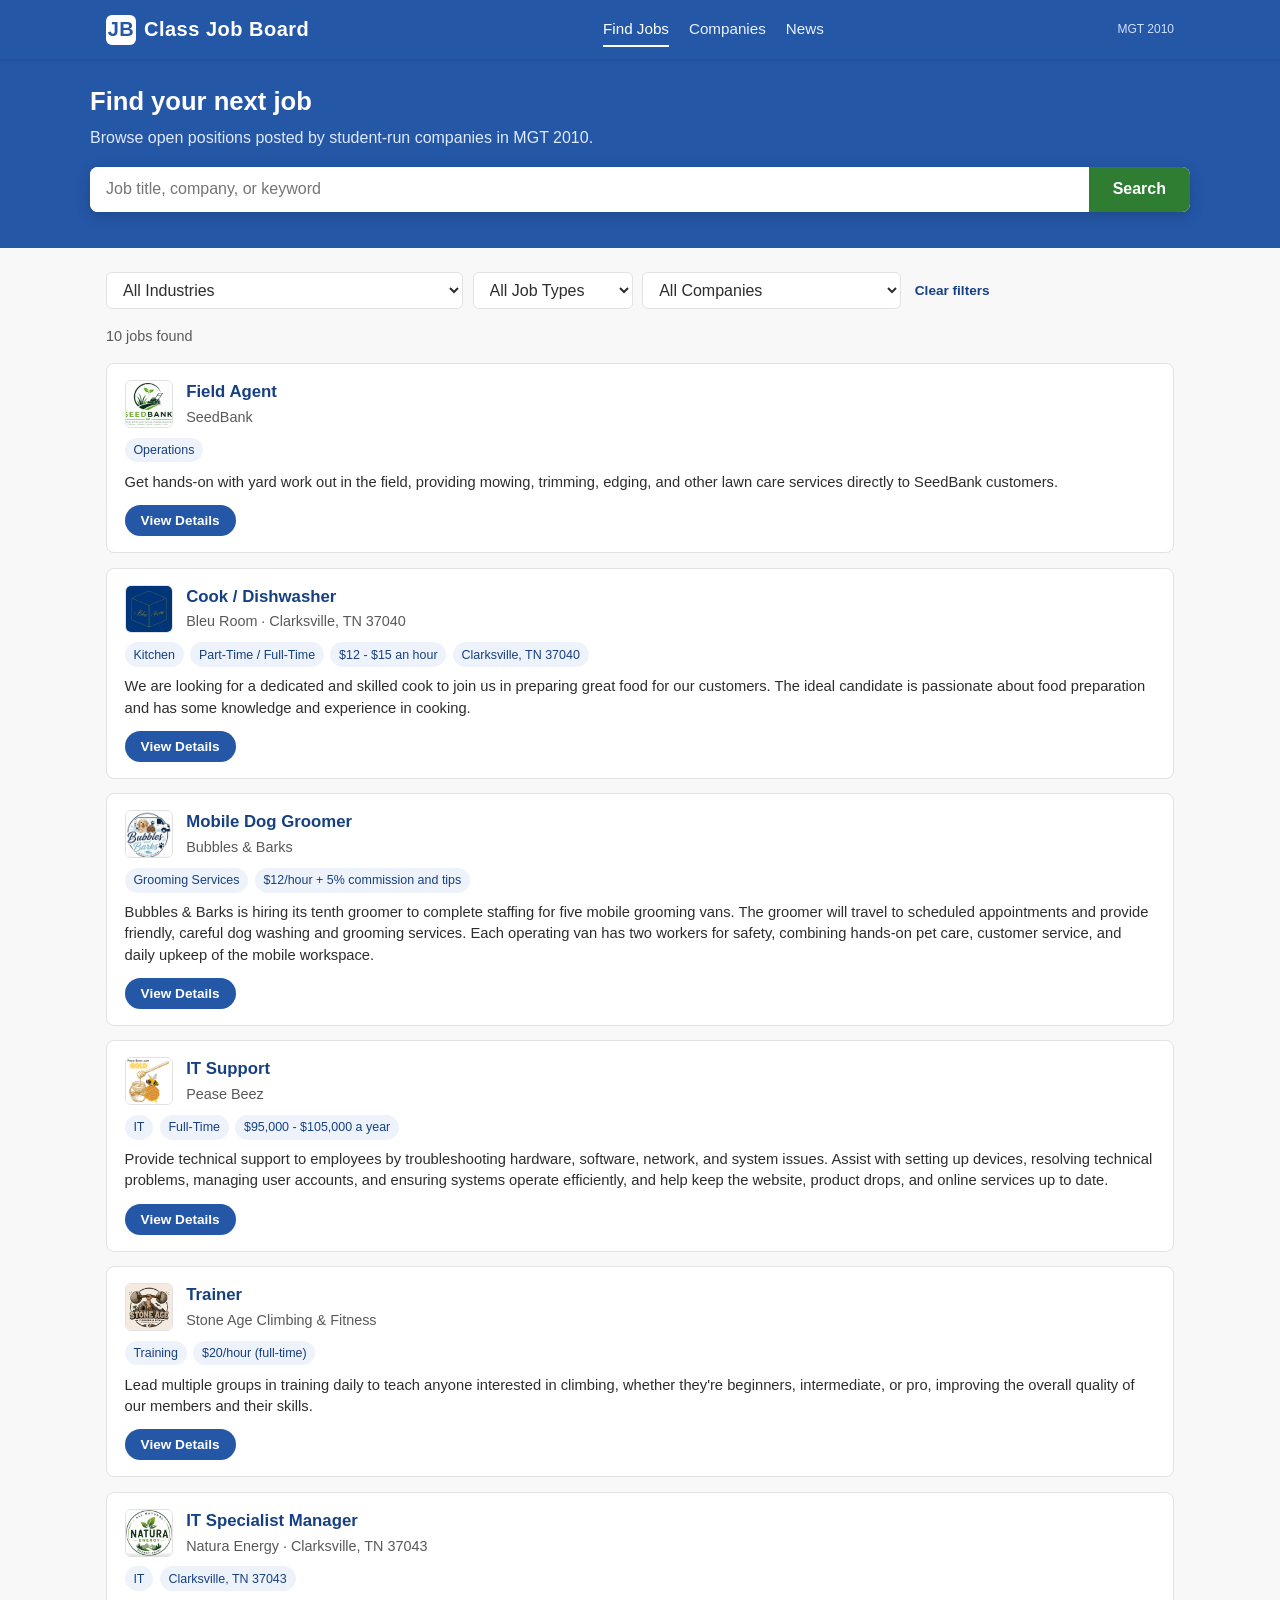
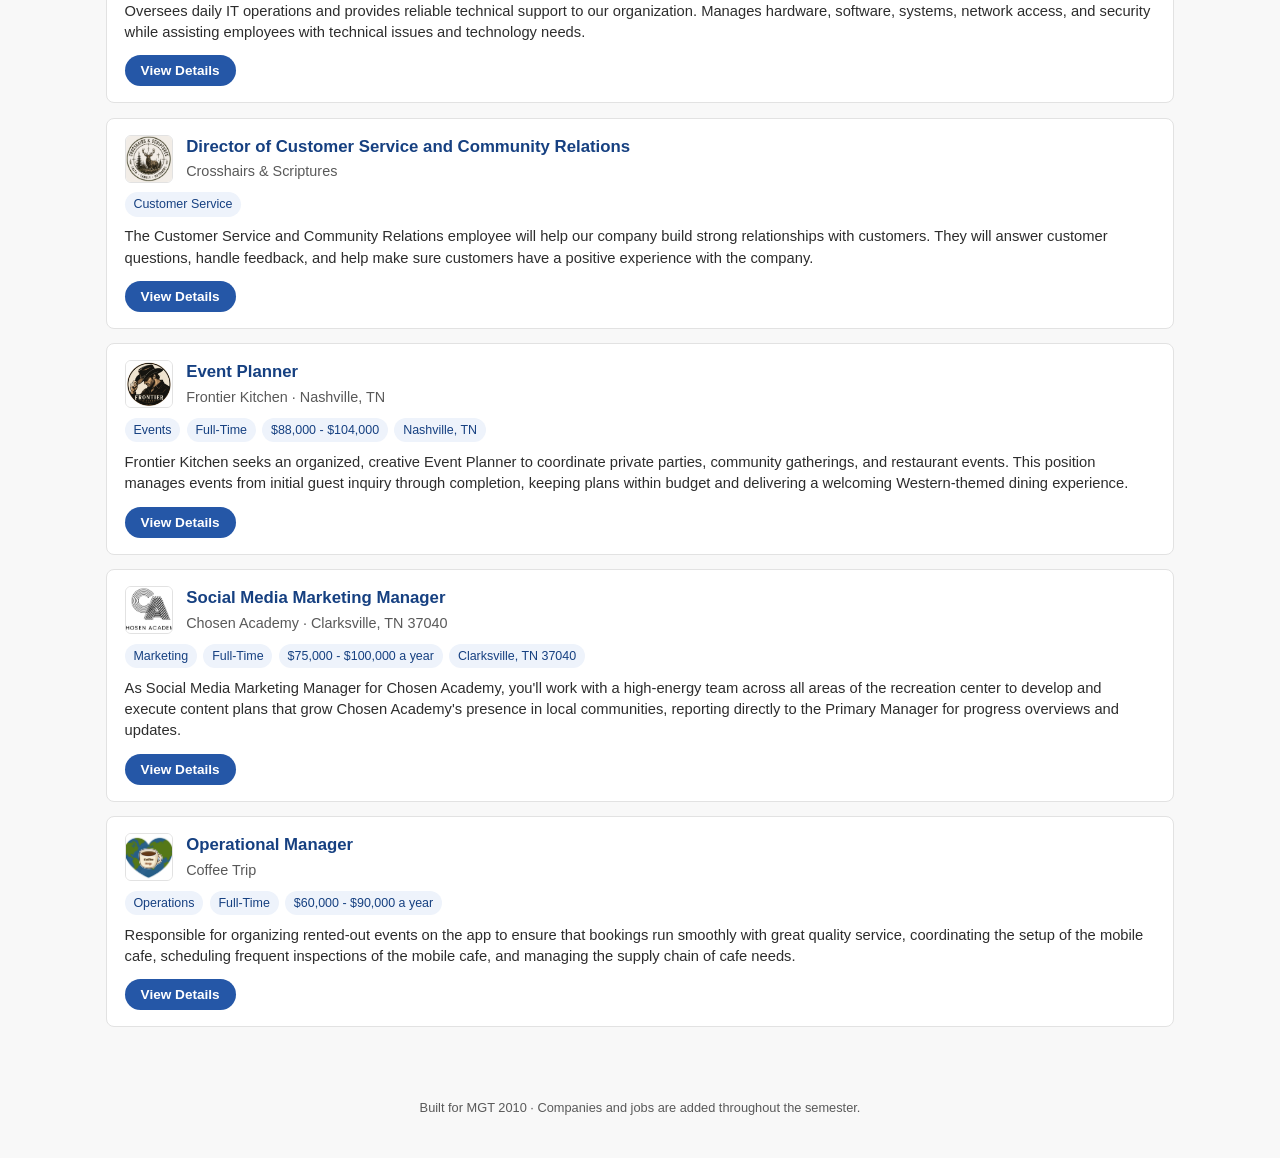
<file: index.html>
<!doctype html>
<html lang="en">
<head>
  <meta charset="UTF-8" />
  <meta name="viewport" content="width=device-width, initial-scale=1" />
  <title>Class Job Board — MGT 2010</title>
  <link rel="stylesheet" href="assets/css/styles.css" />
</head>
<body>
  <header class="site-header">
    <div class="header-inner">
      <a class="brand" href="index.html">
        <span class="brand-mark">JB</span>
        Class Job Board
      </a>
      <nav class="site-nav">
        <a href="index.html" class="active">Find Jobs</a>
        <a href="companies.html">Companies</a>
        <a href="news.html">News</a>
      </nav>
      <div class="course-tag">MGT 2010</div>
    </div>
  </header>

  <section class="hero">
    <div class="hero-inner">
      <h1>Find your next job</h1>
      <p>Browse open positions posted by student-run companies in MGT 2010.</p>
      <form id="search-form" class="search-bar">
        <input id="search-input" type="text" placeholder="Job title, company, or keyword" aria-label="Search jobs" />
        <button type="submit">Search</button>
      </form>
    </div>
  </section>

  <main class="page">
    <div class="filter-bar">
      <select id="filter-industry" aria-label="Filter by industry"></select>
      <select id="filter-type" aria-label="Filter by job type"></select>
      <select id="filter-company" aria-label="Filter by company"></select>
      <button type="button" id="filter-clear" class="filter-clear-btn">Clear filters</button>
    </div>

    <p id="result-count" class="result-count"></p>
    <div id="job-list" class="job-list"></div>
  </main>

  <footer class="site-footer">
    Built for MGT 2010 · Companies and jobs are added throughout the semester.
  </footer>

  <script src="assets/js/main.js"></script>
</body>
</html>
</file>
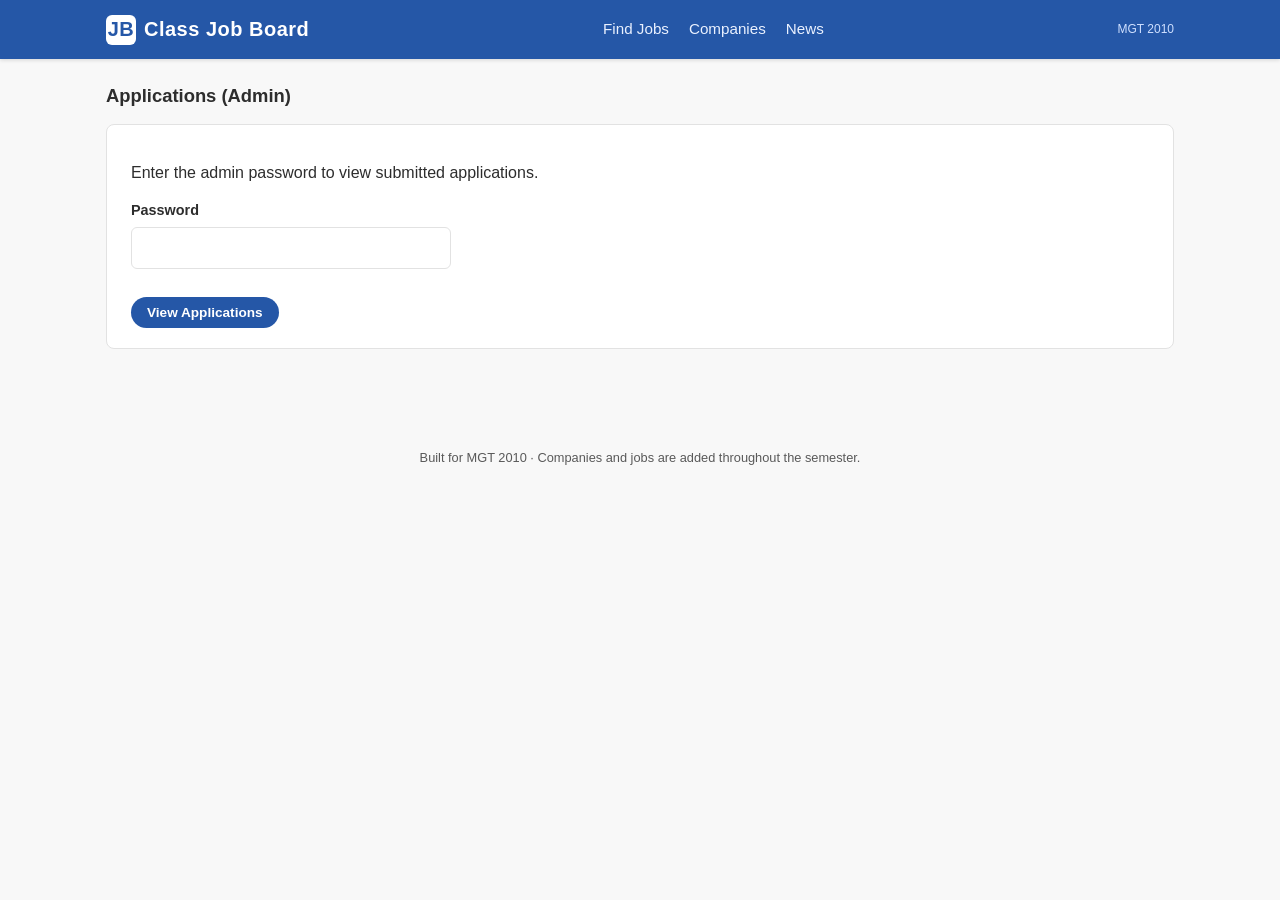
<file: admin.html>
<!doctype html>
<html lang="en">
<head>
  <meta charset="UTF-8" />
  <meta name="viewport" content="width=device-width, initial-scale=1" />
  <title>Admin — Class Job Board</title>
  <meta name="robots" content="noindex, nofollow" />
  <link rel="stylesheet" href="assets/css/styles.css" />
</head>
<body>
  <header class="site-header">
    <div class="header-inner">
      <a class="brand" href="index.html">
        <span class="brand-mark">JB</span>
        Class Job Board
      </a>
      <nav class="site-nav">
        <a href="index.html">Find Jobs</a>
        <a href="companies.html">Companies</a>
        <a href="news.html">News</a>
      </nav>
      <div class="course-tag">MGT 2010</div>
    </div>
  </header>

  <main class="page">
    <h1 class="section-title">Applications (Admin)</h1>

    <div id="admin-gate" class="card-block">
      <p>Enter the admin password to view submitted applications.</p>
      <form id="admin-login-form" class="apply-form" style="max-width: 320px">
        <label>
          Password
          <input type="password" id="admin-password" required autocomplete="current-password" />
        </label>
        <button type="submit" class="apply-btn">View Applications</button>
        <p id="admin-login-status" class="apply-status apply-status-error" hidden></p>
      </form>
    </div>

    <div id="admin-results" class="card-block" hidden>
      <div class="admin-toolbar">
        <p id="admin-count" class="result-count"></p>
        <button id="admin-refresh" class="apply-btn">Refresh</button>
      </div>
      <div class="table-scroll">
        <table class="admin-table">
          <thead>
            <tr>
              <th>Submitted</th>
              <th>Applicant</th>
              <th>Contact</th>
              <th>Company</th>
              <th>Job</th>
              <th>Availability</th>
              <th>Why a good fit</th>
            </tr>
          </thead>
          <tbody id="admin-table-body"></tbody>
        </table>
      </div>
    </div>
  </main>

  <footer class="site-footer">
    Built for MGT 2010 · Companies and jobs are added throughout the semester.
  </footer>

  <script src="assets/js/admin.js"></script>
</body>
</html>
</file>
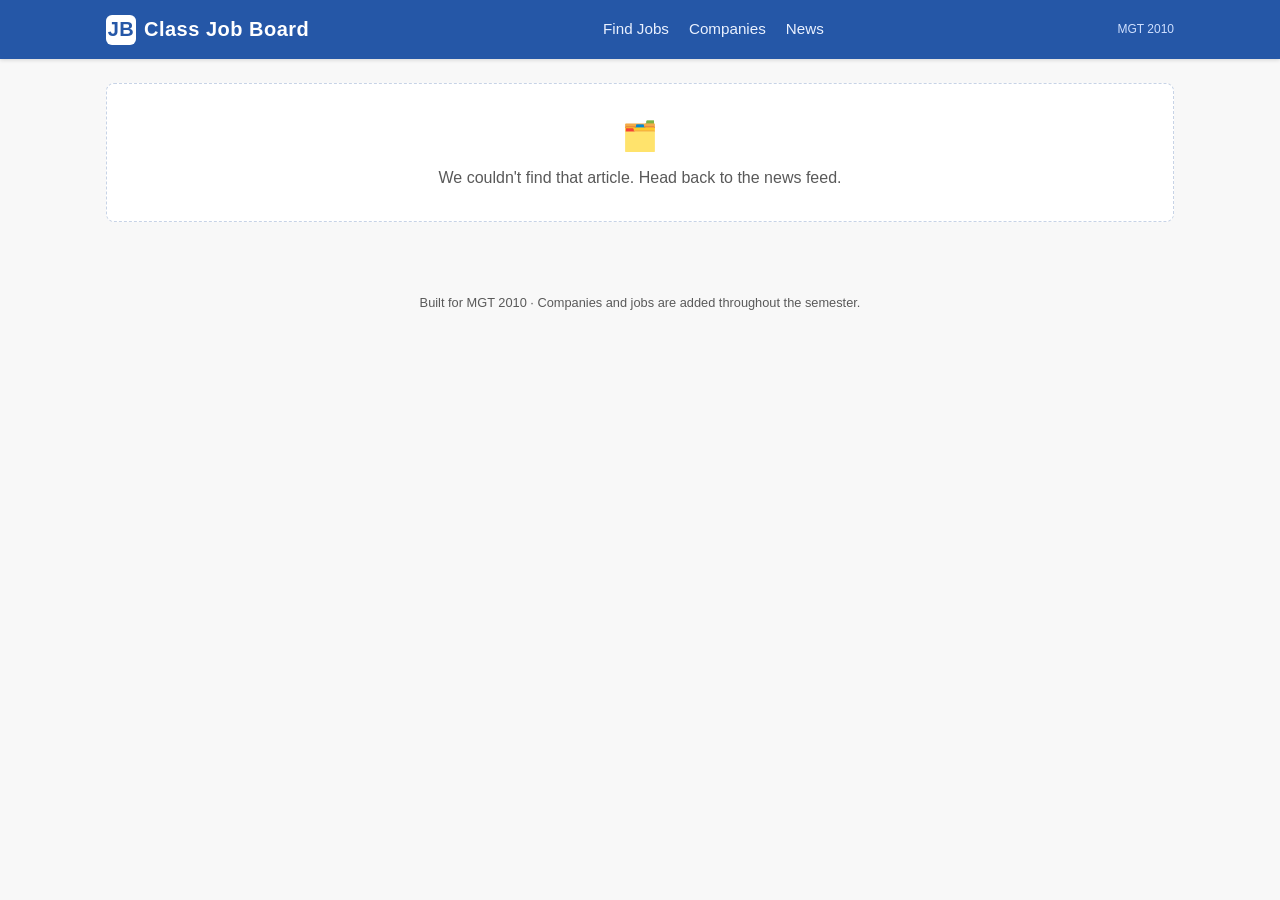
<file: article.html>
<!doctype html>
<html lang="en">
<head>
  <meta charset="UTF-8" />
  <meta name="viewport" content="width=device-width, initial-scale=1" />
  <title>Article — Class Job Board</title>
  <link rel="stylesheet" href="assets/css/styles.css" />
</head>
<body>
  <header class="site-header">
    <div class="header-inner">
      <a class="brand" href="index.html">
        <span class="brand-mark">JB</span>
        Class Job Board
      </a>
      <nav class="site-nav">
        <a href="index.html">Find Jobs</a>
        <a href="companies.html">Companies</a>
        <a href="news.html">News</a>
      </nav>
      <div class="course-tag">MGT 2010</div>
    </div>
  </header>

  <main class="page" id="article-page">
    <a class="back-link" href="news.html">&larr; Back to News</a>

    <div id="article-company-strip" class="job-company-strip"></div>

    <article id="article-body" class="card-block"></article>

    <section id="article-more" class="card-block"></section>
  </main>

  <footer class="site-footer">
    Built for MGT 2010 · Companies and jobs are added throughout the semester.
  </footer>

  <script src="assets/js/main.js"></script>
</body>
</html>
</file>
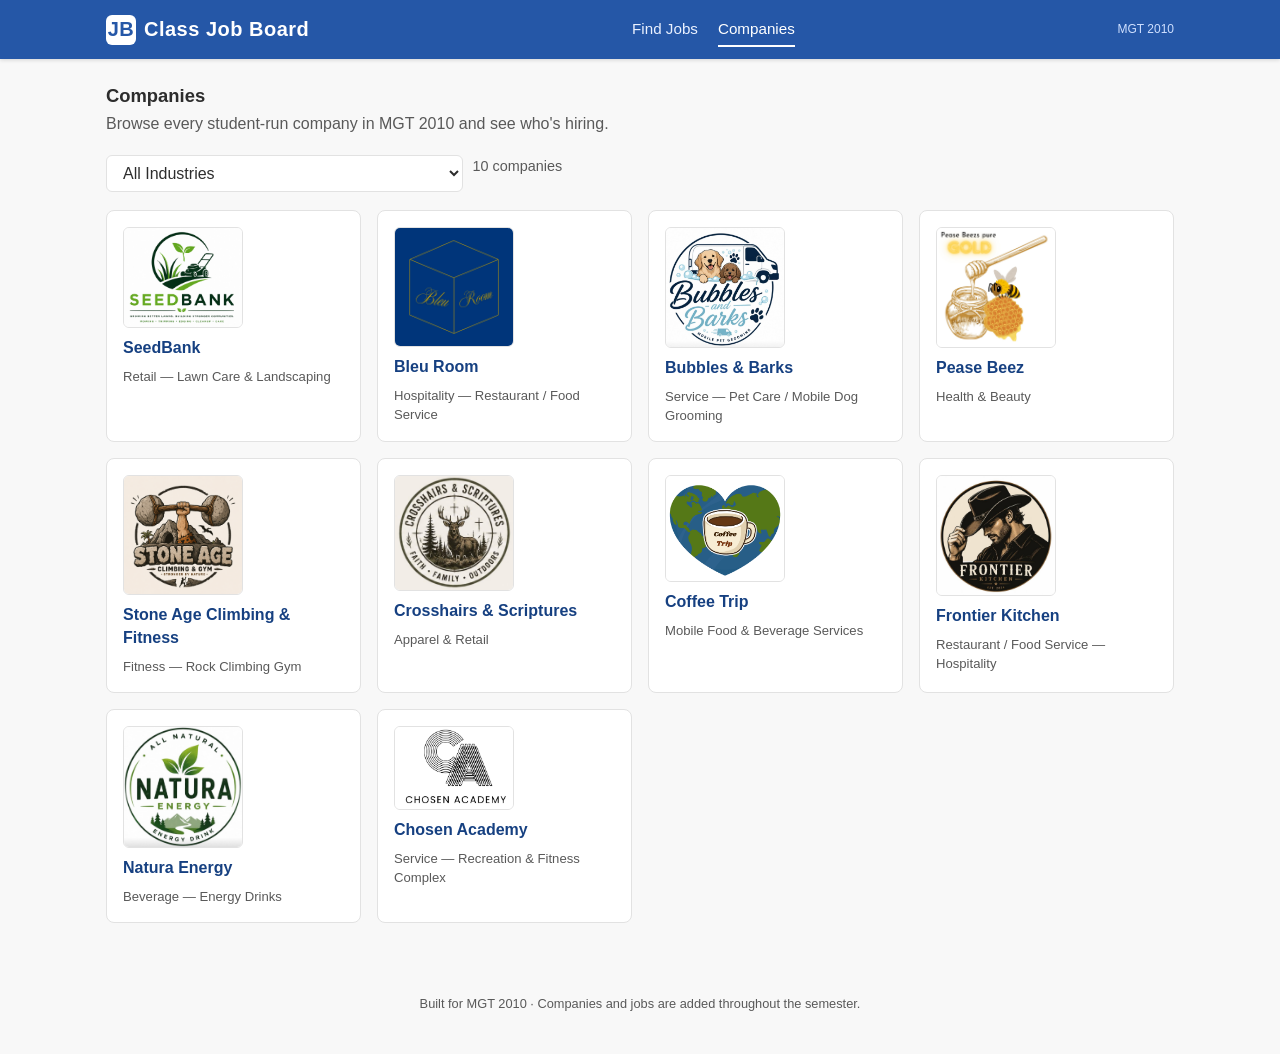
<file: companies.html>
<!doctype html>
<html lang="en">
<head>
  <meta charset="UTF-8" />
  <meta name="viewport" content="width=device-width, initial-scale=1" />
  <title>Companies — Class Job Board</title>
  <link rel="stylesheet" href="assets/css/styles.css" />
</head>
<body>
  <header class="site-header">
    <div class="header-inner">
      <a class="brand" href="index.html">
        <span class="brand-mark">JB</span>
        Class Job Board
      </a>
      <nav class="site-nav">
        <a href="index.html">Find Jobs</a>
        <a href="companies.html" class="active">Companies</a>
      </nav>
      <div class="course-tag">MGT 2010</div>
    </div>
  </header>

  <main class="page">
    <h1 class="section-title">Companies</h1>
    <p class="page-subtitle">Browse every student-run company in MGT 2010 and see who's hiring.</p>

    <div class="filter-bar">
      <select id="company-filter-industry" aria-label="Filter by industry"></select>
      <span id="company-result-count" class="result-count"></span>
    </div>

    <div id="company-grid" class="company-grid"></div>
  </main>

  <footer class="site-footer">
    Built for MGT 2010 · Companies and jobs are added throughout the semester.
  </footer>

  <script src="assets/js/main.js"></script>
</body>
</html>
</file>
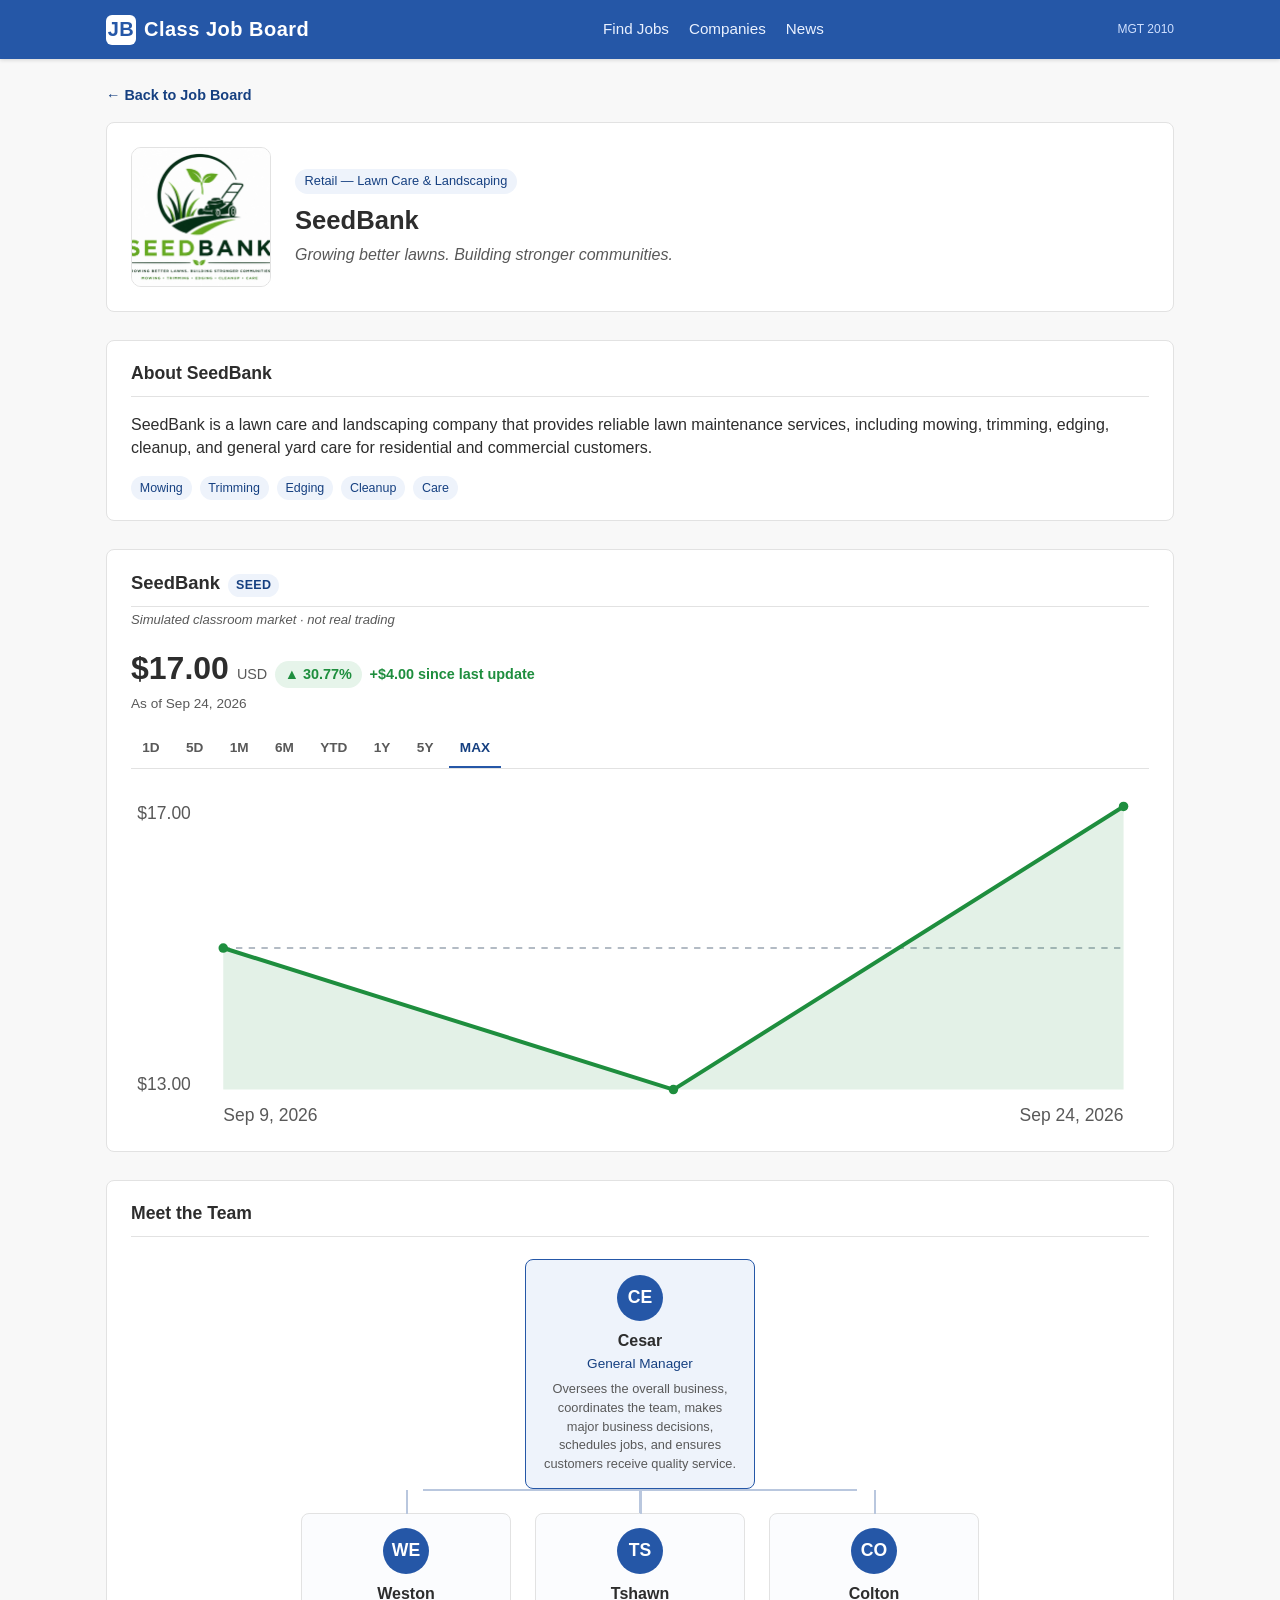
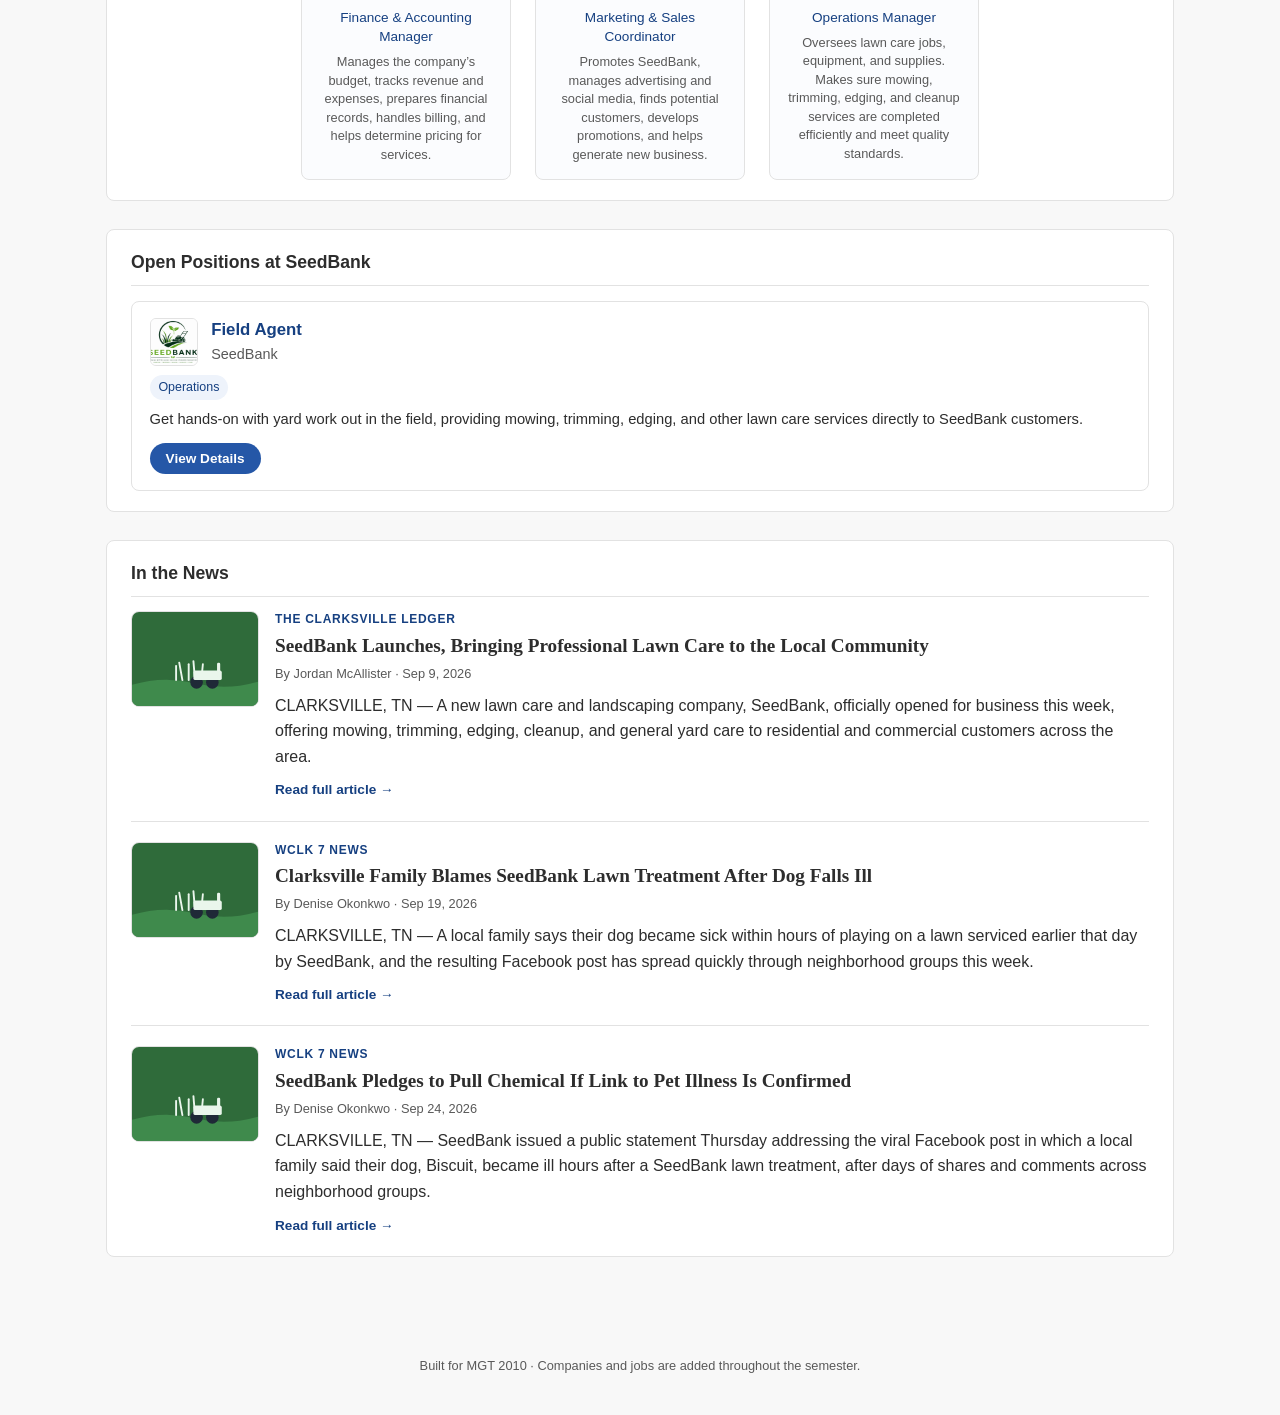
<file: company.html>
<!doctype html>
<html lang="en">
<head>
  <meta charset="UTF-8" />
  <meta name="viewport" content="width=device-width, initial-scale=1" />
  <title>Company — Class Job Board</title>
  <link rel="stylesheet" href="assets/css/styles.css" />
</head>
<body>
  <header class="site-header">
    <div class="header-inner">
      <a class="brand" href="index.html">
        <span class="brand-mark">JB</span>
        Class Job Board
      </a>
      <nav class="site-nav">
        <a href="index.html">Find Jobs</a>
        <a href="companies.html">Companies</a>
        <a href="news.html">News</a>
      </nav>
      <div class="course-tag">MGT 2010</div>
    </div>
  </header>

  <main class="page" id="company-page">
    <a class="back-link" href="index.html">&larr; Back to Job Board</a>

    <div id="company-hero" class="company-hero"></div>

    <section id="company-about" class="card-block"></section>

    <section id="company-stock" class="card-block stock-card"></section>

    <section id="company-team" class="card-block"></section>

    <section id="company-jobs" class="card-block"></section>

    <section id="company-news" class="card-block"></section>
  </main>

  <footer class="site-footer">
    Built for MGT 2010 · Companies and jobs are added throughout the semester.
  </footer>

  <script src="assets/js/main.js"></script>
</body>
</html>
</file>
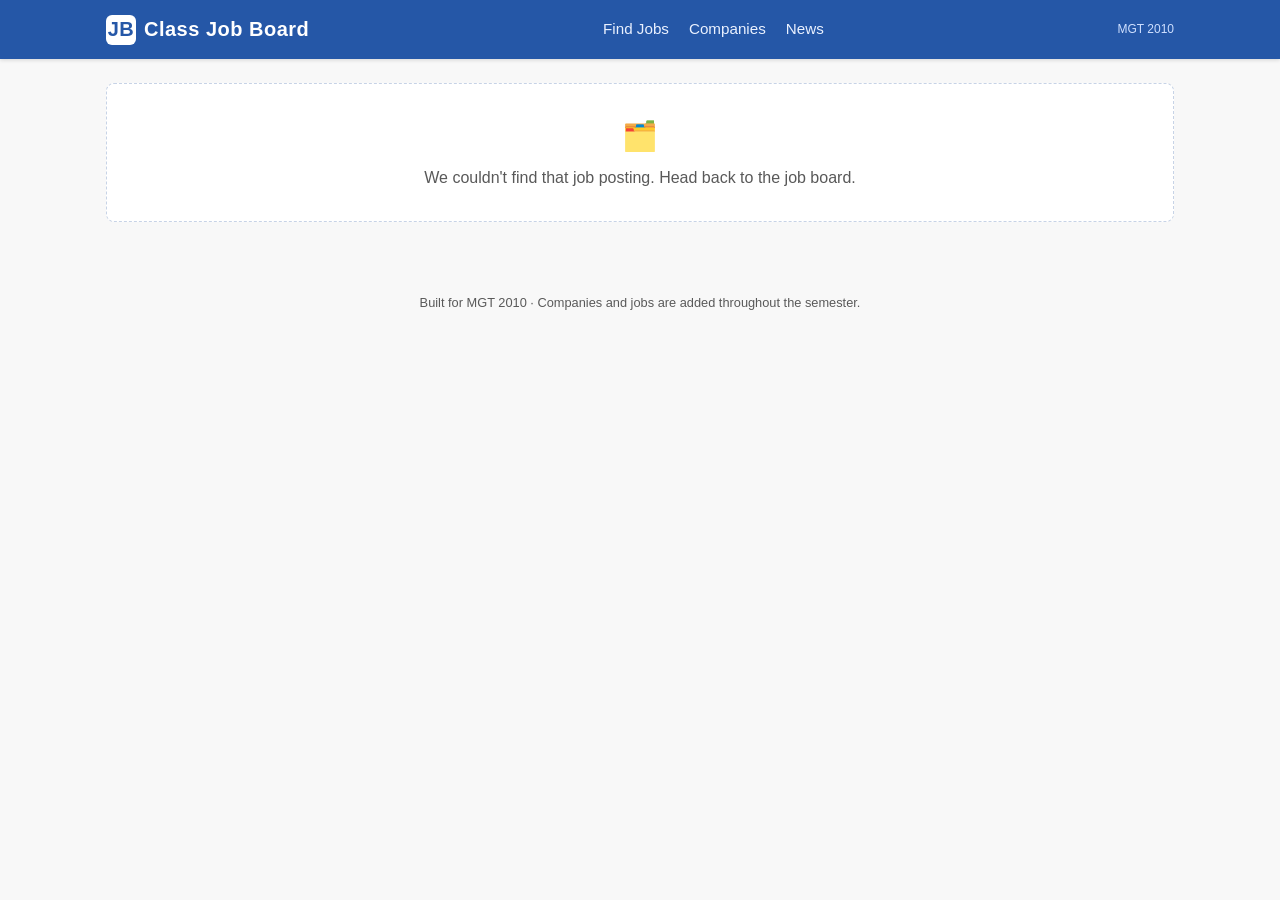
<file: job.html>
<!doctype html>
<html lang="en">
<head>
  <meta charset="UTF-8" />
  <meta name="viewport" content="width=device-width, initial-scale=1" />
  <title>Job — Class Job Board</title>
  <link rel="stylesheet" href="assets/css/styles.css" />
</head>
<body>
  <header class="site-header">
    <div class="header-inner">
      <a class="brand" href="index.html">
        <span class="brand-mark">JB</span>
        Class Job Board
      </a>
      <nav class="site-nav">
        <a href="index.html">Find Jobs</a>
        <a href="companies.html">Companies</a>
        <a href="news.html">News</a>
      </nav>
      <div class="course-tag">MGT 2010</div>
    </div>
  </header>

  <main class="page" id="job-page">
    <a id="job-back-link" class="back-link" href="index.html">&larr; Back</a>

    <div id="job-company-strip" class="job-company-strip"></div>

    <section id="job-detail" class="card-block"></section>

    <section class="card-block">
      <h2>Apply for this Position</h2>
      <form
        id="apply-form"
        class="apply-form"
        name="job-application"
        method="POST"
        data-netlify="true"
        netlify-honeypot="bot-field"
      >
        <input type="hidden" name="form-name" value="job-application" />
        <p hidden>
          <label>Don't fill this out if you're human: <input name="bot-field" /></label>
        </p>
        <input type="hidden" name="job-id" id="apply-job-id" />
        <input type="hidden" name="job-title" id="apply-job-title" />
        <input type="hidden" name="company" id="apply-company" />

        <label>
          Full Name
          <input type="text" name="name" required />
        </label>
        <label>
          Email
          <input type="email" name="email" required />
        </label>
        <label>
          Phone <span class="optional">(optional)</span>
          <input type="tel" name="phone" />
        </label>
        <label>
          Availability <span class="optional">(optional)</span>
          <input type="text" name="availability" placeholder="e.g. Weekday afternoons, weekends" />
        </label>
        <label>
          Why are you a good fit for this role?
          <textarea name="message" rows="4" required></textarea>
        </label>
        <button type="submit" class="apply-btn">Submit Application</button>
        <p id="apply-status" class="apply-status" hidden></p>
      </form>
    </section>
  </main>

  <footer class="site-footer">
    Built for MGT 2010 · Companies and jobs are added throughout the semester.
  </footer>

  <script src="assets/js/main.js"></script>
</body>
</html>
</file>
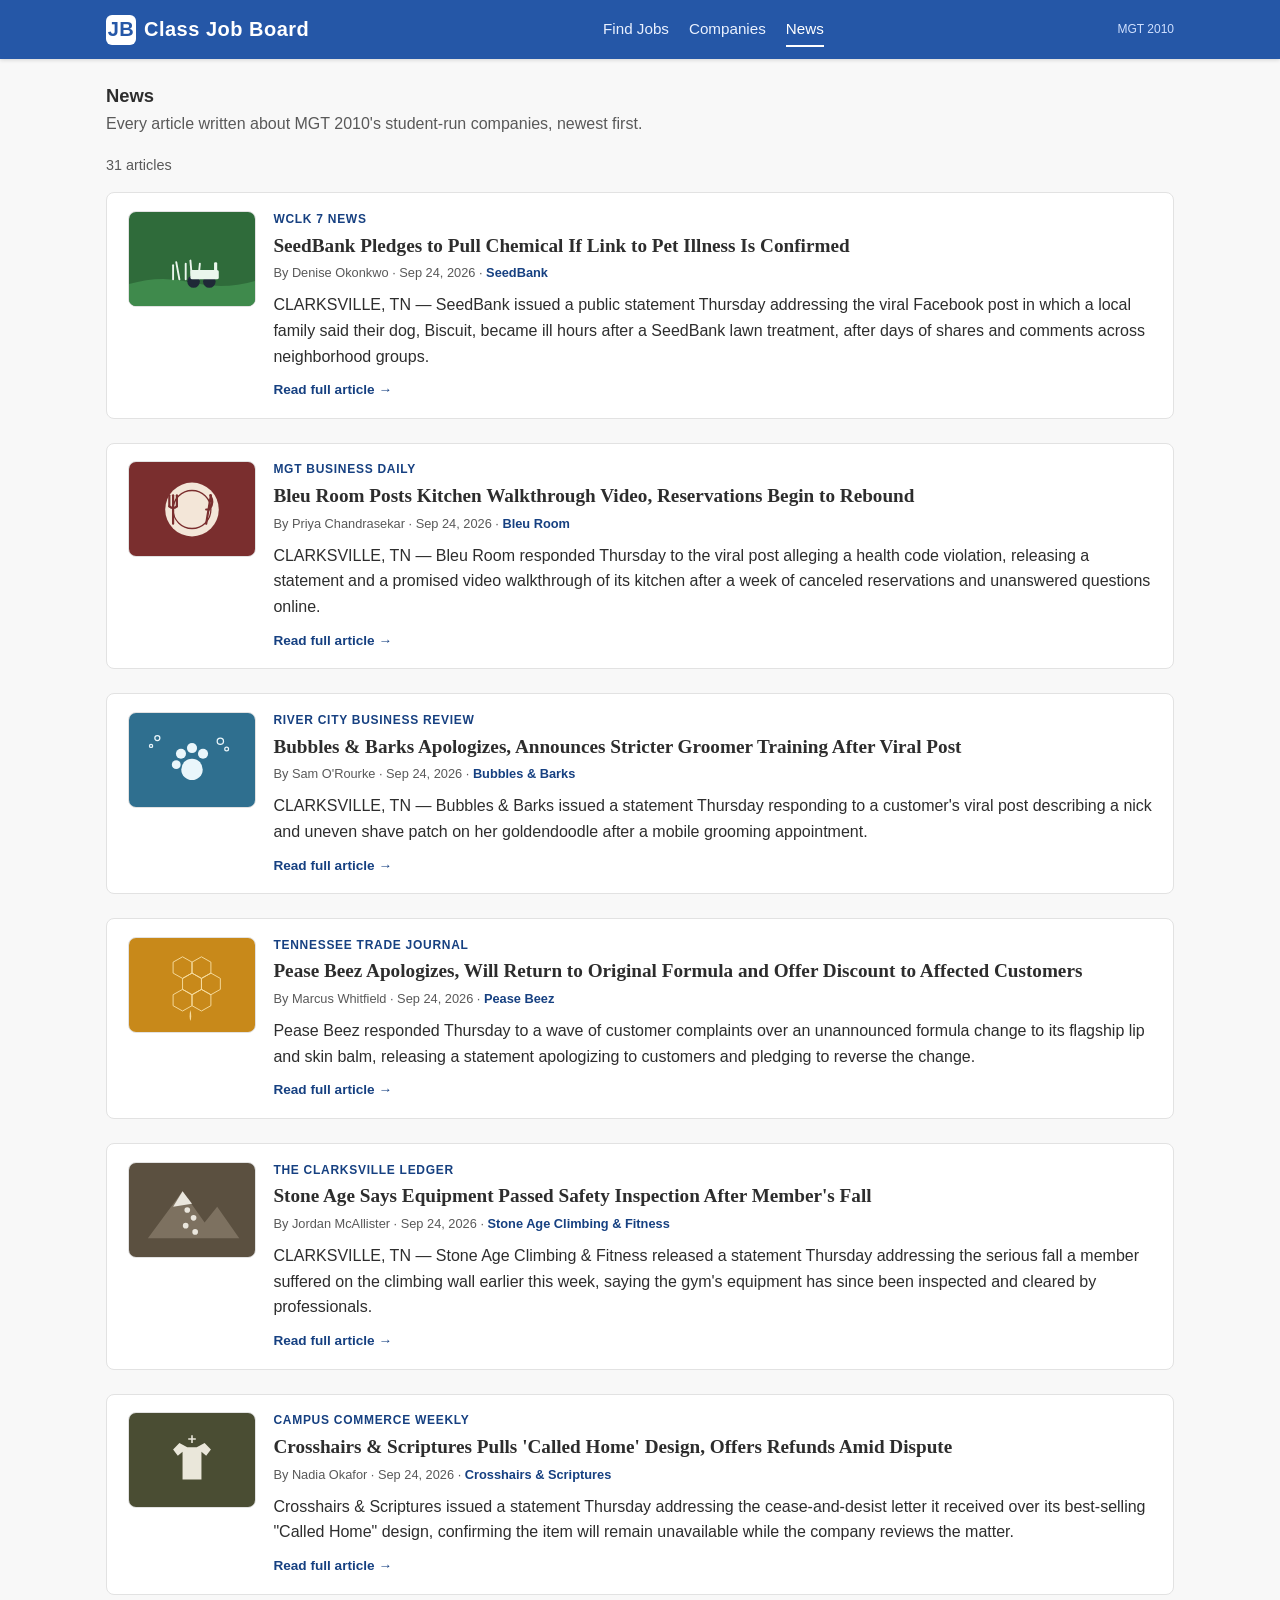
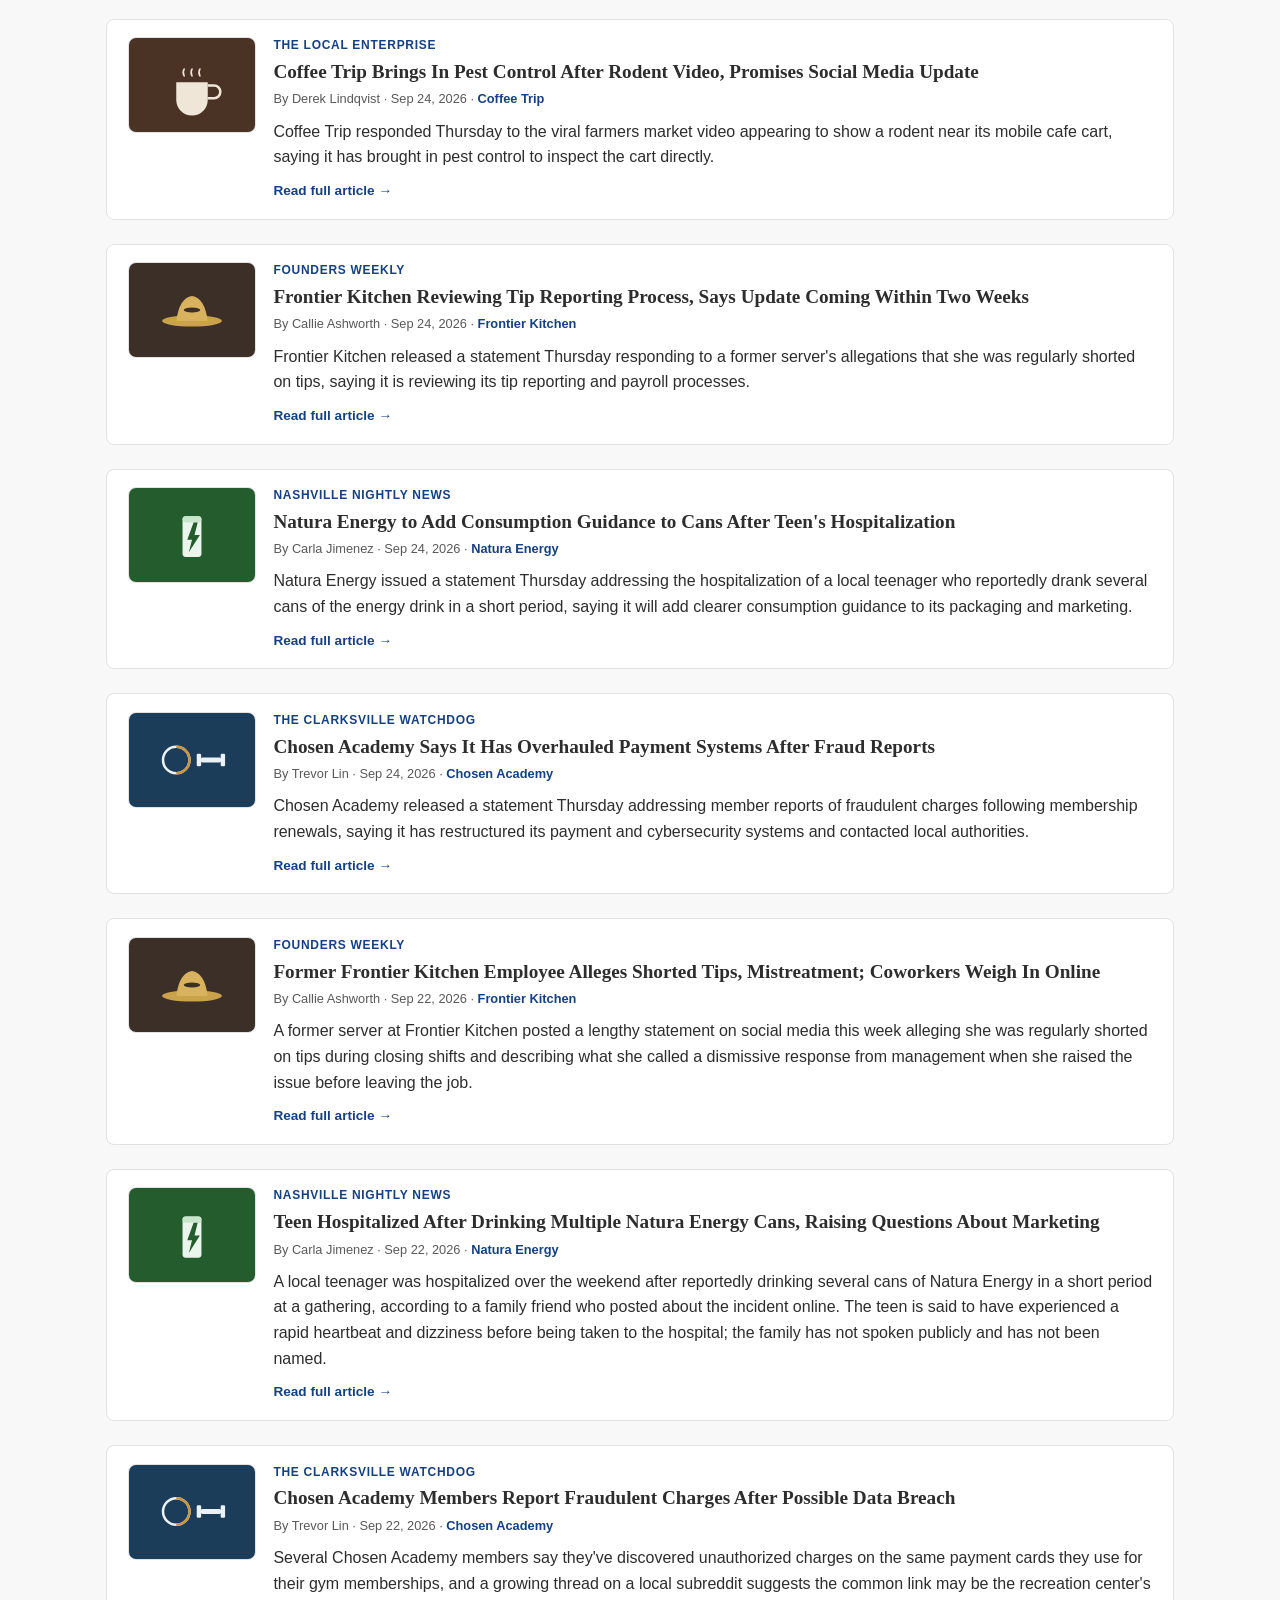
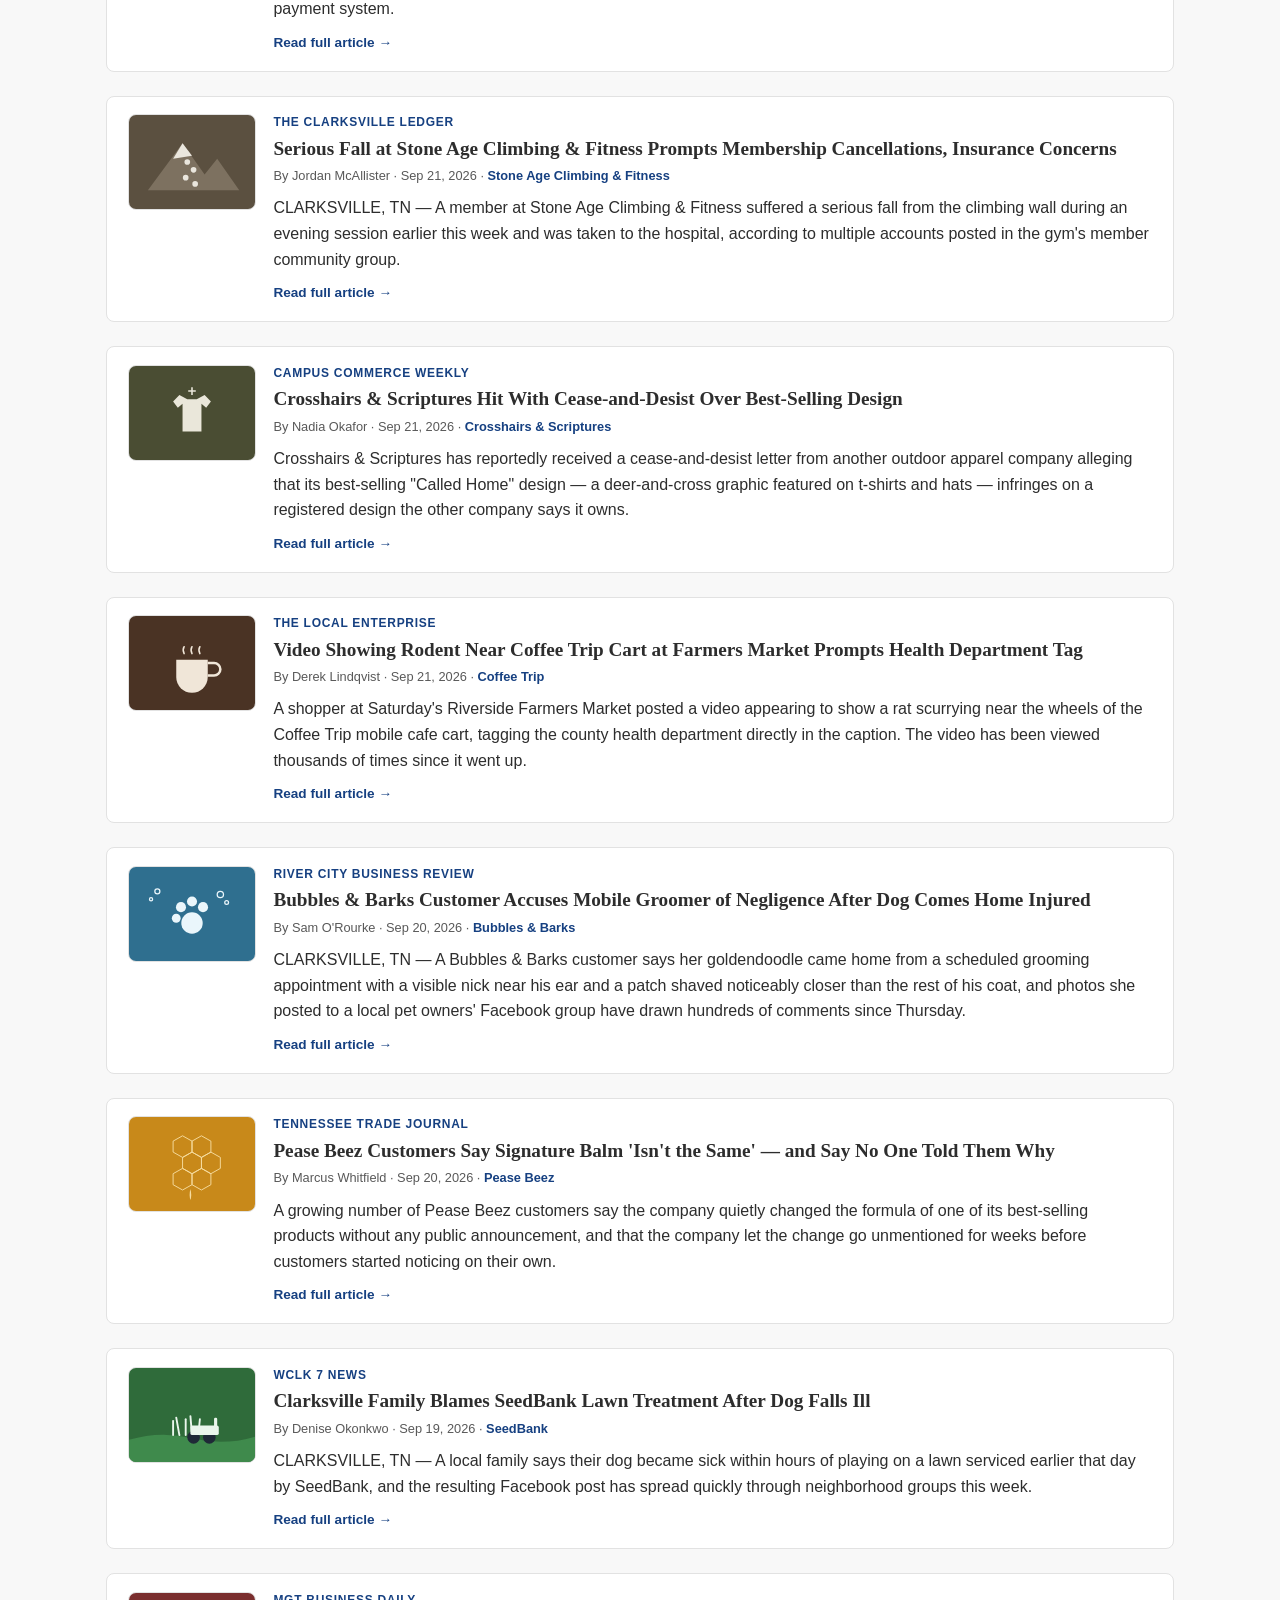
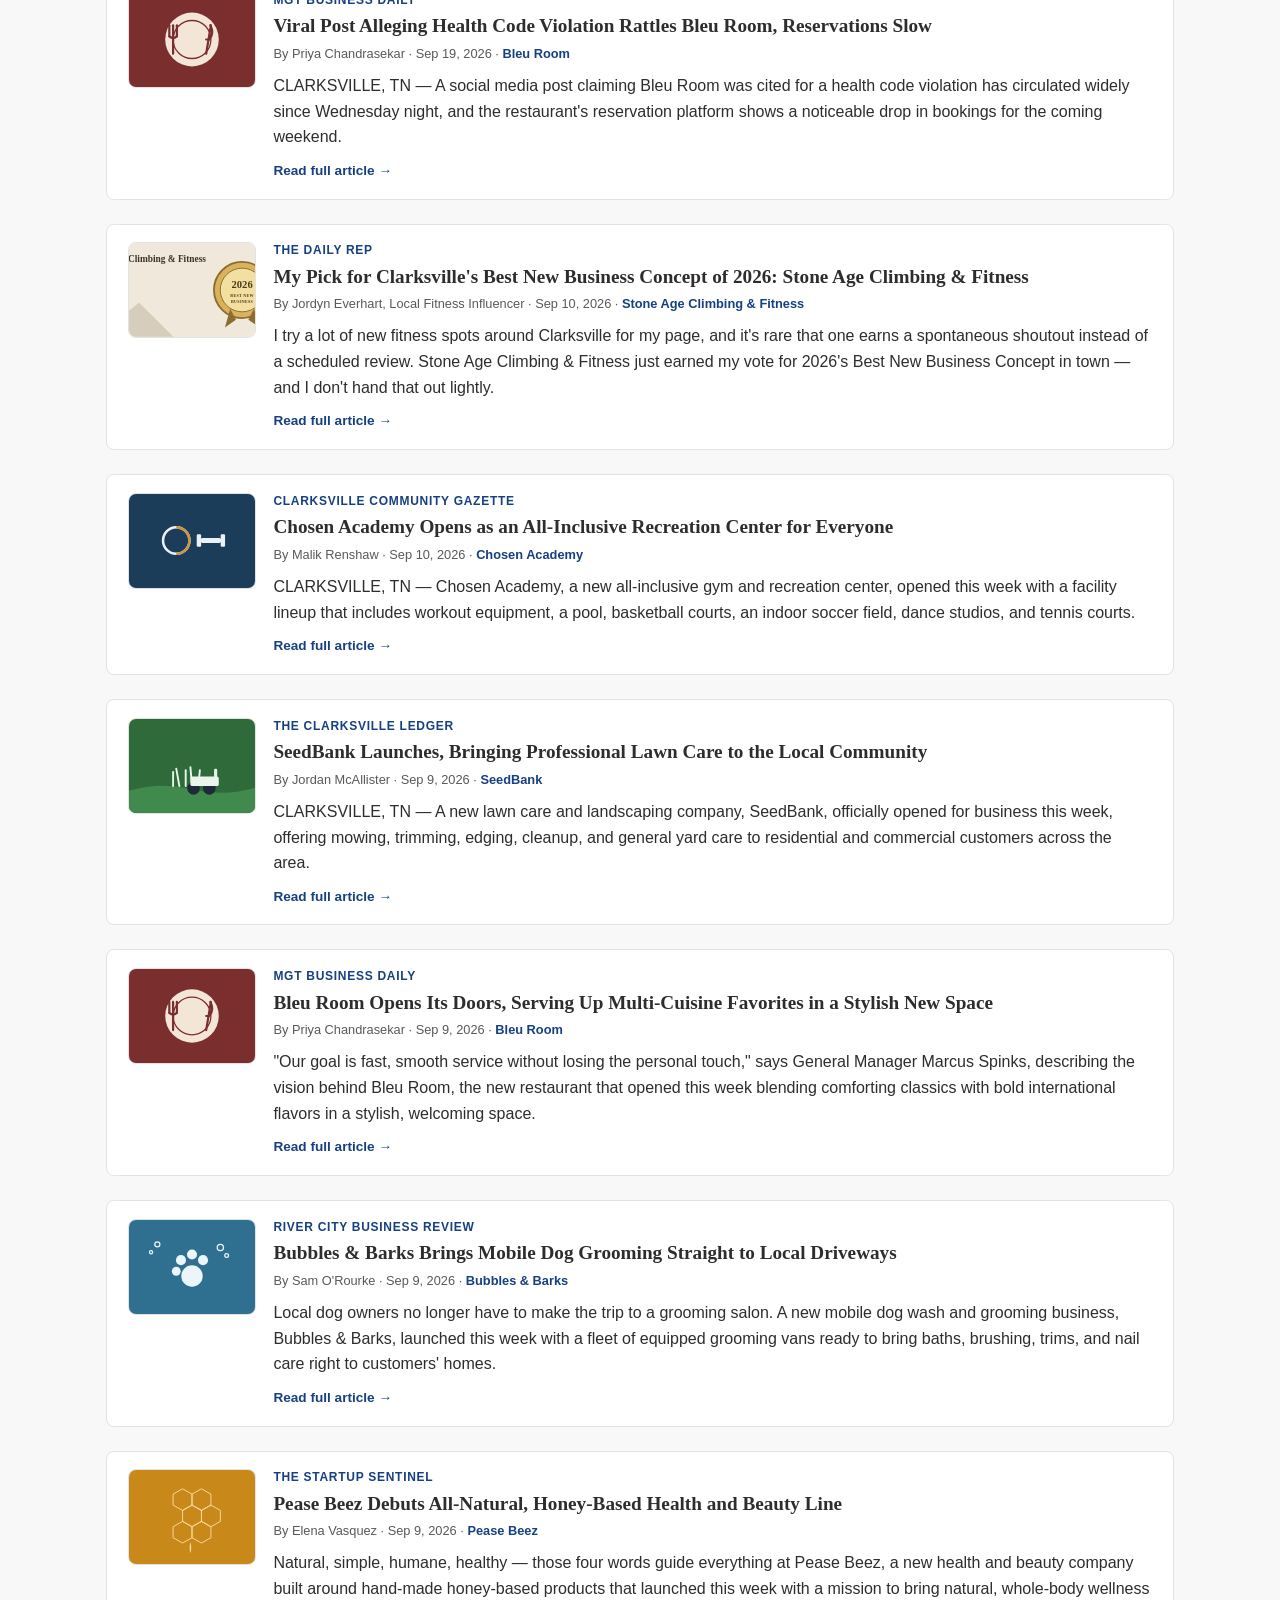
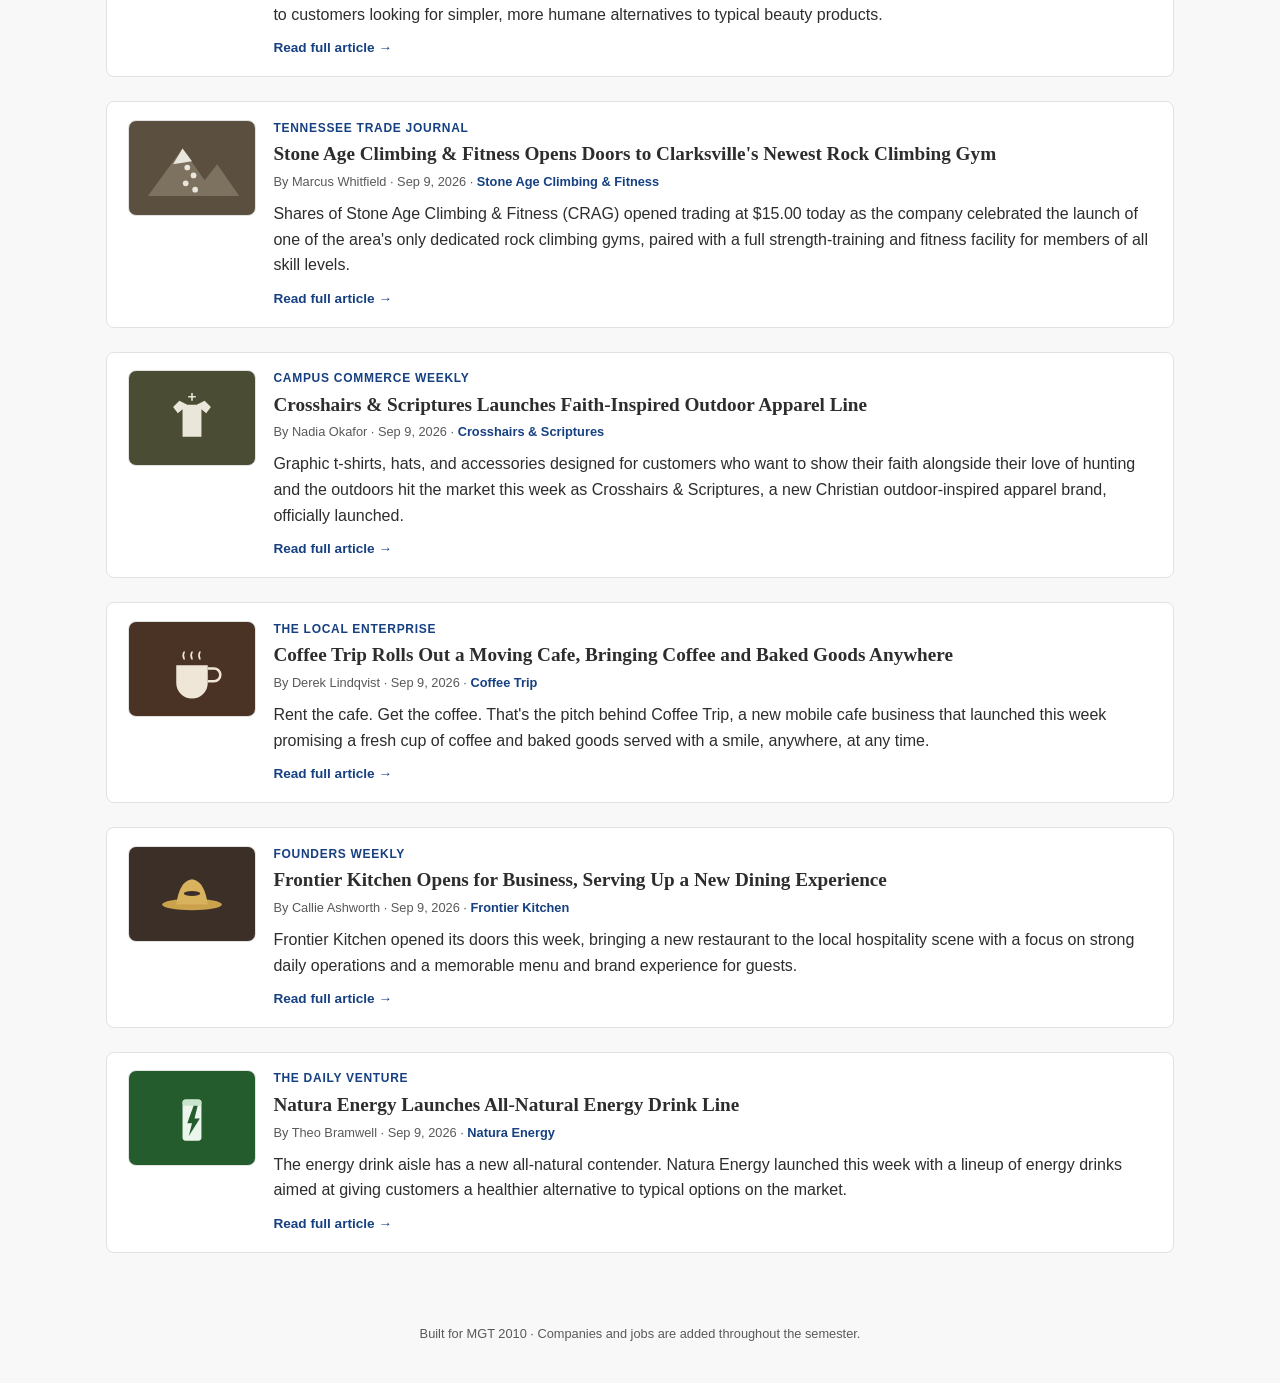
<file: news.html>
<!doctype html>
<html lang="en">
<head>
  <meta charset="UTF-8" />
  <meta name="viewport" content="width=device-width, initial-scale=1" />
  <title>News — Class Job Board</title>
  <link rel="stylesheet" href="assets/css/styles.css" />
</head>
<body>
  <header class="site-header">
    <div class="header-inner">
      <a class="brand" href="index.html">
        <span class="brand-mark">JB</span>
        Class Job Board
      </a>
      <nav class="site-nav">
        <a href="index.html">Find Jobs</a>
        <a href="companies.html">Companies</a>
        <a href="news.html" class="active">News</a>
      </nav>
      <div class="course-tag">MGT 2010</div>
    </div>
  </header>

  <main class="page">
    <h1 class="section-title">News</h1>
    <p class="page-subtitle">Every article written about MGT 2010's student-run companies, newest first.</p>
    <p id="news-feed-count" class="result-count"></p>

    <div id="news-feed" class="news-feed"></div>
  </main>

  <footer class="site-footer">
    Built for MGT 2010 · Companies and jobs are added throughout the semester.
  </footer>

  <script src="assets/js/main.js"></script>
</body>
</html>
</file>
<file: assets/css/styles.css>
:root {
  --brand: #2557a7;
  --brand-dark: #164081;
  --ink: #2d2d2d;
  --ink-soft: #595959;
  --line: #e2e2e2;
  --bg: #f8f8f8;
  --card: #ffffff;
  --good: #2e7d32;
  --radius: 8px;
  font-size: 16px;
}

* { box-sizing: border-box; }

body {
  margin: 0;
  font-family: "Segoe UI", Roboto, Helvetica, Arial, sans-serif;
  color: var(--ink);
  background: var(--bg);
  line-height: 1.45;
}

a { color: inherit; text-decoration: none; }

img { max-width: 100%; display: block; }

/* ---------- Header ---------- */
.site-header {
  background: var(--brand);
  color: #fff;
  position: sticky;
  top: 0;
  z-index: 10;
  box-shadow: 0 1px 4px rgba(0,0,0,0.15);
}

.site-header .header-inner {
  max-width: 1100px;
  margin: 0 auto;
  padding: 0.75rem 1rem;
  display: flex;
  align-items: center;
  justify-content: space-between;
  gap: 1rem;
  flex-wrap: wrap;
}

.brand {
  display: flex;
  align-items: center;
  gap: 0.5rem;
  font-weight: 700;
  font-size: 1.25rem;
  letter-spacing: 0.5px;
  color: #fff;
}

.brand .brand-mark {
  background: #fff;
  color: var(--brand);
  border-radius: 6px;
  width: 30px;
  height: 30px;
  display: flex;
  align-items: center;
  justify-content: center;
  font-weight: 800;
}

.site-nav {
  display: flex;
  gap: 1.25rem;
  font-size: 0.95rem;
  flex-wrap: wrap;
}

.site-nav a {
  color: #eaf1ff;
  padding: 0.35rem 0;
  border-bottom: 2px solid transparent;
}

.site-nav a:hover,
.site-nav a.active {
  border-bottom-color: #fff;
  color: #fff;
}

.course-tag {
  font-size: 0.75rem;
  color: #cfe0ff;
  text-align: right;
}

/* ---------- Hero / search ---------- */
.hero {
  background: var(--brand);
  color: #fff;
  padding: 1.5rem 1rem 2.25rem;
}

.hero-inner {
  max-width: 1100px;
  margin: 0 auto;
}

.hero h1 {
  margin: 0 0 0.35rem;
  font-size: 1.6rem;
}

.hero p {
  margin: 0 0 1.1rem;
  color: #dfe9ff;
  max-width: 60ch;
}

.search-bar {
  background: #fff;
  border-radius: var(--radius);
  display: flex;
  flex-wrap: wrap;
  gap: 1px;
  overflow: hidden;
  box-shadow: 0 4px 14px rgba(0,0,0,0.18);
}

.search-bar input {
  flex: 1 1 200px;
  border: none;
  padding: 0.85rem 1rem;
  font-size: 1rem;
  color: var(--ink);
  min-width: 0;
}

.search-bar input:focus { outline: 2px solid var(--brand); outline-offset: -2px; }

.search-bar button {
  flex: 0 0 auto;
  background: var(--good);
  color: #fff;
  border: none;
  padding: 0.85rem 1.5rem;
  font-size: 1rem;
  font-weight: 600;
  cursor: pointer;
}

.search-bar button:hover { background: #256428; }

/* ---------- Layout ---------- */
.page {
  max-width: 1100px;
  margin: 0 auto;
  padding: 1.5rem 1rem 3rem;
}

.section-title {
  font-size: 1.15rem;
  margin: 0 0 0.9rem;
  color: var(--ink);
}

.result-count {
  color: var(--ink-soft);
  font-size: 0.9rem;
  margin-bottom: 1rem;
}

.page-subtitle {
  color: var(--ink-soft);
  margin: -0.75rem 0 1.25rem;
}

/* ---------- Filter bar ---------- */
.filter-bar {
  display: flex;
  flex-wrap: wrap;
  gap: 0.6rem;
  align-items: center;
  margin-bottom: 1.1rem;
}

.filter-bar select {
  font: inherit;
  padding: 0.5rem 0.75rem;
  border: 1px solid var(--line);
  border-radius: 6px;
  background: #fff;
  color: var(--ink);
  min-width: 160px;
}

.filter-bar select:focus {
  outline: 2px solid var(--brand);
  outline-offset: -1px;
}

.filter-clear-btn {
  font: inherit;
  font-size: 0.85rem;
  background: none;
  border: none;
  color: var(--brand-dark);
  font-weight: 600;
  cursor: pointer;
  padding: 0.5rem 0.25rem;
}

.filter-clear-btn:hover {
  text-decoration: underline;
}

/* ---------- Job cards ---------- */
.job-list {
  display: flex;
  flex-direction: column;
  gap: 0.9rem;
}

.job-card {
  background: var(--card);
  border: 1px solid var(--line);
  border-radius: var(--radius);
  padding: 1rem 1.1rem;
  transition: box-shadow 0.15s ease, border-color 0.15s ease;
}

.job-card:hover {
  box-shadow: 0 2px 10px rgba(0,0,0,0.08);
  border-color: #c9d8ef;
}

.job-card-top { display: flex; gap: 0.85rem; }

.job-card-logo {
  width: 48px;
  height: 48px;
  border-radius: 6px;
  object-fit: cover;
  border: 1px solid var(--line);
  flex-shrink: 0;
}

.job-title {
  font-size: 1.05rem;
  font-weight: 600;
  color: var(--brand-dark);
  margin: 0 0 0.15rem;
}

.job-meta {
  color: var(--ink-soft);
  font-size: 0.9rem;
  margin: 0;
}

.job-tags {
  display: flex;
  flex-wrap: wrap;
  gap: 0.4rem;
  margin-top: 0.6rem;
}

.tag {
  background: #eef3fb;
  color: var(--brand-dark);
  font-size: 0.78rem;
  padding: 0.2rem 0.55rem;
  border-radius: 20px;
}

.job-snippet {
  margin: 0.6rem 0 0;
  color: var(--ink);
  font-size: 0.92rem;
}

.apply-btn {
  display: inline-block;
  margin-top: 0.75rem;
  background: var(--brand);
  color: #fff;
  padding: 0.5rem 1rem;
  border-radius: 20px;
  font-size: 0.85rem;
  font-weight: 600;
  border: none;
  cursor: pointer;
}

.apply-btn[disabled] {
  background: #cfd8e3;
  color: #6b7684;
  cursor: not-allowed;
}

/* ---------- Empty state ---------- */
.empty-state {
  background: var(--card);
  border: 1px dashed #c7d3e6;
  border-radius: var(--radius);
  padding: 2rem 1.25rem;
  text-align: center;
  color: var(--ink-soft);
}

.empty-state .emoji { font-size: 1.8rem; display: block; margin-bottom: 0.5rem; }

/* ---------- Company cards (homepage directory) ---------- */
.company-grid {
  display: grid;
  grid-template-columns: repeat(auto-fill, minmax(230px, 1fr));
  gap: 1rem;
}

.company-card {
  background: var(--card);
  border: 1px solid var(--line);
  border-radius: var(--radius);
  padding: 1rem;
  display: flex;
  flex-direction: column;
  align-items: flex-start;
  gap: 0.5rem;
  transition: box-shadow 0.15s ease;
}

.company-card:hover { box-shadow: 0 2px 10px rgba(0,0,0,0.08); }

.company-card img {
  width: 100%;
  max-width: 120px;
  border-radius: 6px;
  border: 1px solid var(--line);
}

.company-card .cname { font-weight: 700; color: var(--brand-dark); }

.company-card .cindustry { font-size: 0.82rem; color: var(--ink-soft); }

/* ---------- Company profile page ---------- */
.company-hero {
  background: #fff;
  border: 1px solid var(--line);
  border-radius: var(--radius);
  padding: 1.5rem;
  display: flex;
  gap: 1.5rem;
  flex-wrap: wrap;
  align-items: center;
  margin-bottom: 1.75rem;
}

.company-hero img {
  width: 140px;
  height: 140px;
  object-fit: cover;
  border-radius: 10px;
  border: 1px solid var(--line);
}

.company-hero-info { flex: 1 1 260px; }

.company-hero-info h1 { margin: 0 0 0.25rem; font-size: 1.6rem; }

.company-hero-info .industry {
  display: inline-block;
  background: #eef3fb;
  color: var(--brand-dark);
  font-size: 0.8rem;
  padding: 0.2rem 0.6rem;
  border-radius: 20px;
  margin-bottom: 0.5rem;
}

.company-hero-info .tagline {
  color: var(--ink-soft);
  font-style: italic;
  margin: 0.25rem 0 0;
}

.card-block {
  background: #fff;
  border: 1px solid var(--line);
  border-radius: var(--radius);
  padding: 1.25rem 1.5rem;
  margin-bottom: 1.75rem;
}

.card-block h2 {
  font-size: 1.1rem;
  margin-top: 0;
  border-bottom: 1px solid var(--line);
  padding-bottom: 0.6rem;
}

.service-pills { display: flex; flex-wrap: wrap; gap: 0.5rem; margin-top: 0.75rem; }

/* ---------- Job detail page ---------- */
.job-company-strip { margin-bottom: 1.25rem; }

.job-company-strip-link {
  display: inline-flex;
  align-items: center;
  gap: 0.6rem;
  background: #fff;
  border: 1px solid var(--line);
  border-radius: 20px;
  padding: 0.4rem 0.9rem 0.4rem 0.4rem;
  font-weight: 600;
  color: var(--brand-dark);
  font-size: 0.9rem;
}

.job-company-strip-link img {
  width: 32px;
  height: 32px;
  border-radius: 50%;
  object-fit: cover;
}

.job-detail-head {
  border-bottom: 1px solid var(--line);
  padding-bottom: 0.75rem;
  margin-bottom: 0.9rem;
}

.job-detail-title {
  margin: 0 0 0.3rem;
  font-size: 1.2rem;
  color: var(--brand-dark);
}

.job-detail-meta {
  margin: 0;
  color: var(--ink-soft);
  font-size: 0.88rem;
}

.job-section { margin: 0 0 1rem; }

.job-section h4 {
  margin: 0 0 0.4rem;
  font-size: 0.92rem;
  text-transform: uppercase;
  letter-spacing: 0.04em;
  color: var(--brand-dark);
}

.job-section p { margin: 0; font-size: 0.94rem; }

.job-section ul {
  margin: 0;
  padding-left: 1.2rem;
  font-size: 0.94rem;
}

.job-section li { margin-bottom: 0.3rem; }

/* ---------- Application form ---------- */
.apply-form {
  display: flex;
  flex-direction: column;
  gap: 1rem;
  max-width: 520px;
}

.apply-form label {
  display: flex;
  flex-direction: column;
  gap: 0.35rem;
  font-size: 0.9rem;
  font-weight: 600;
  color: var(--ink);
}

.apply-form .optional {
  font-weight: 400;
  color: var(--ink-soft);
}

.apply-form input,
.apply-form textarea {
  font: inherit;
  padding: 0.6rem 0.75rem;
  border: 1px solid var(--line);
  border-radius: 6px;
  color: var(--ink);
}

.apply-form input:focus,
.apply-form textarea:focus {
  outline: 2px solid var(--brand);
  outline-offset: -1px;
}

.apply-form .apply-btn {
  align-self: flex-start;
}

.apply-status {
  font-size: 0.88rem;
  color: var(--brand-dark);
  background: #eef3fb;
  border-radius: 6px;
  padding: 0.65rem 0.85rem;
  margin: 0;
}

.apply-status.apply-status-error {
  color: #8a1f11;
  background: #fdecea;
}

.apply-form .apply-btn:disabled {
  background: #cfd8e3;
  color: #6b7684;
  cursor: not-allowed;
}

/* ---------- Admin page ---------- */
.admin-toolbar {
  display: flex;
  justify-content: space-between;
  align-items: center;
  gap: 1rem;
  margin-bottom: 1rem;
  flex-wrap: wrap;
}

.admin-toolbar .apply-btn { padding: 0.5rem 1rem; font-size: 0.85rem; }

.table-scroll { overflow-x: auto; }

.admin-table {
  width: 100%;
  border-collapse: collapse;
  font-size: 0.88rem;
  min-width: 720px;
}

.admin-table th,
.admin-table td {
  text-align: left;
  padding: 0.6rem 0.75rem;
  border-bottom: 1px solid var(--line);
  vertical-align: top;
}

.admin-table th {
  background: #f3f6fb;
  color: var(--brand-dark);
  font-size: 0.75rem;
  text-transform: uppercase;
  letter-spacing: 0.03em;
  white-space: nowrap;
}

.admin-table tbody tr:hover { background: #fafbfd; }

/* ---------- Org chart ---------- */
.org-chart {
  display: flex;
  flex-direction: column;
  align-items: center;
  padding-top: 0.5rem;
}

.org-tier {
  display: flex;
  justify-content: center;
  gap: 1.5rem;
  flex-wrap: wrap;
  position: relative;
}

.org-tier + .org-tier { margin-top: 2.25rem; }

.org-connector {
  width: 2px;
  height: 1.5rem;
  background: #b9c7de;
  margin: 0 auto;
}

.org-tier.tier-2::before {
  content: "";
  position: absolute;
  top: -1.5rem;
  left: 18%;
  right: 18%;
  height: 2px;
  background: #b9c7de;
}

.org-tier.tier-2 .org-card::after {
  content: "";
  position: absolute;
  top: -1.5rem;
  left: 50%;
  width: 2px;
  height: 1.5rem;
  background: #b9c7de;
}

.org-card {
  position: relative;
  background: #fbfcfe;
  border: 1px solid var(--line);
  border-radius: var(--radius);
  padding: 0.9rem 1.1rem;
  width: 210px;
  text-align: center;
}

.org-card.top {
  border-color: var(--brand);
  background: #eef3fb;
  width: 230px;
}

.org-avatar {
  width: 46px;
  height: 46px;
  border-radius: 50%;
  background: var(--brand);
  color: #fff;
  font-weight: 700;
  display: flex;
  align-items: center;
  justify-content: center;
  margin: 0 auto 0.5rem;
  font-size: 1.1rem;
}

.org-card .name { font-weight: 700; margin: 0; }
.org-card .title { color: var(--brand-dark); font-size: 0.85rem; margin: 0.15rem 0 0.4rem; }
.org-card .desc { font-size: 0.8rem; color: var(--ink-soft); margin: 0; }

.team-note {
  text-align: center;
  color: var(--ink-soft);
  font-size: 0.85rem;
  margin-top: 1.5rem;
}

/* ---------- Footer ---------- */
.site-footer {
  text-align: center;
  color: var(--ink-soft);
  font-size: 0.8rem;
  padding: 1.5rem 1rem 2.5rem;
}

.back-link {
  display: inline-block;
  margin-bottom: 1rem;
  color: var(--brand-dark);
  font-weight: 600;
  font-size: 0.9rem;
}

/* ---------- Stock ticker ---------- */
.stock-card { background: #fff; }

.stock-head h2 {
  margin: 0 0 0.15rem;
  font-size: 1.15rem;
  display: flex;
  align-items: baseline;
  gap: 0.5rem;
  flex-wrap: wrap;
}

.stock-ticker {
  background: #eef3fb;
  color: var(--brand-dark);
  font-size: 0.78rem;
  font-weight: 700;
  letter-spacing: 0.03em;
  padding: 0.15rem 0.5rem;
  border-radius: 20px;
}

.stock-subtitle {
  margin: 0 0 1rem;
  color: var(--ink-soft);
  font-size: 0.82rem;
  font-style: italic;
}

.stock-price-row {
  display: flex;
  align-items: baseline;
  flex-wrap: wrap;
  gap: 0.5rem;
  margin-bottom: 0.2rem;
}

.stock-price {
  font-size: 2rem;
  font-weight: 700;
  color: var(--ink);
}

.stock-currency {
  color: var(--ink-soft);
  font-size: 0.9rem;
}

.stock-change-badge {
  font-weight: 700;
  font-size: 0.9rem;
  padding: 0.2rem 0.6rem;
  border-radius: 20px;
}

.stock-change-badge.up { background: #e6f4ea; color: #1e8e3e; }
.stock-change-badge.down { background: #fce8e6; color: #d93025; }
.stock-change-badge.new-listing { background: #eef3fb; color: var(--brand-dark); }

.stock-change-abs { font-size: 0.9rem; font-weight: 600; }
.stock-change-abs.up { color: #1e8e3e; }
.stock-change-abs.down { color: #d93025; }

.stock-asof {
  margin: 0 0 1rem;
  color: var(--ink-soft);
  font-size: 0.85rem;
}

.stock-range-tabs {
  display: flex;
  flex-wrap: wrap;
  gap: 0.25rem;
  border-bottom: 1px solid var(--line);
  margin-bottom: 0.75rem;
}

.stock-range-tabs button {
  font: inherit;
  font-size: 0.85rem;
  background: none;
  border: none;
  border-bottom: 2px solid transparent;
  padding: 0.5rem 0.7rem;
  color: var(--ink-soft);
  cursor: pointer;
  font-weight: 600;
}

.stock-range-tabs button:hover { color: var(--brand-dark); }

.stock-range-tabs button.active {
  color: var(--brand-dark);
  border-bottom-color: var(--brand);
}

.stock-chart-wrap { width: 100%; }

.stock-chart-svg { width: 100%; height: auto; display: block; }

.chart-axis-label {
  font-size: 11px;
  fill: var(--ink-soft);
  font-family: inherit;
}

.stock-note {
  margin: 0.9rem 0 0;
  font-size: 0.85rem;
  color: var(--ink-soft);
  background: #f6f8fb;
  border-radius: 6px;
  padding: 0.7rem 0.9rem;
}

/* ---------- News ---------- */
.news-kicker {
  margin: 0 0 0.2rem;
  color: var(--brand-dark);
  font-size: 0.75rem;
  font-weight: 700;
  text-transform: uppercase;
  letter-spacing: 0.06em;
}

.news-headline {
  font-family: Georgia, "Times New Roman", serif;
  font-size: 1.2rem;
  margin: 0 0 0.3rem;
  color: var(--ink);
}

.news-headline a {
  color: var(--ink);
  text-decoration: none;
}

.news-headline a:hover { color: var(--brand-dark); text-decoration: underline; }

.news-meta {
  margin: 0 0 0.6rem;
  color: var(--ink-soft);
  font-size: 0.8rem;
}

.feed-company-link {
  color: var(--brand-dark);
  font-weight: 600;
}

.news-snippet {
  margin: 0 0 0.5rem;
  line-height: 1.6;
  color: var(--ink);
}

.news-read-more {
  font-size: 0.85rem;
  font-weight: 600;
  color: var(--brand-dark);
}

/* Featured images */
.news-thumb {
  width: 128px;
  height: 96px;
  object-fit: cover;
  border-radius: 8px;
  border: 1px solid var(--line);
  flex-shrink: 0;
  background: #f2f2f2;
}

.news-hero-image {
  width: 100%;
  max-height: 260px;
  object-fit: cover;
  border-radius: 8px;
  border: 1px solid var(--line);
  margin-bottom: 1.1rem;
}

/* Teaser cards (company page "In the News", article page "More from") */
.news-list {
  display: flex;
  flex-direction: column;
  gap: 1.25rem;
}

.news-teaser {
  display: flex;
  gap: 1rem;
}

.news-teaser-body { min-width: 0; flex: 1; }

.news-teaser + .news-teaser {
  border-top: 1px solid var(--line);
  padding-top: 1.25rem;
}

/* Full article body (article.html) */
#article-body .news-headline {
  font-size: 1.6rem;
}

#article-body p {
  margin: 0 0 0.9rem;
  line-height: 1.65;
}

#article-body p:last-child { margin-bottom: 0; }

/* News feed page (news.html) */
.news-feed {
  display: flex;
  flex-direction: column;
  gap: 1.5rem;
}

.feed-item {
  background: var(--card);
  border: 1px solid var(--line);
  border-radius: var(--radius);
  padding: 1.1rem 1.3rem;
  display: flex;
  gap: 1.1rem;
}

@media (max-width: 480px) {
  .news-teaser, .feed-item { flex-direction: column; }
  .news-thumb { width: 100%; height: 140px; }
}

@media (max-width: 480px) {
  .company-hero { flex-direction: column; text-align: center; }
  .company-hero-info { text-align: center; }
  .org-tier.tier-2::before { left: 10%; right: 10%; }
  .stock-price { font-size: 1.6rem; }
}
</file>
